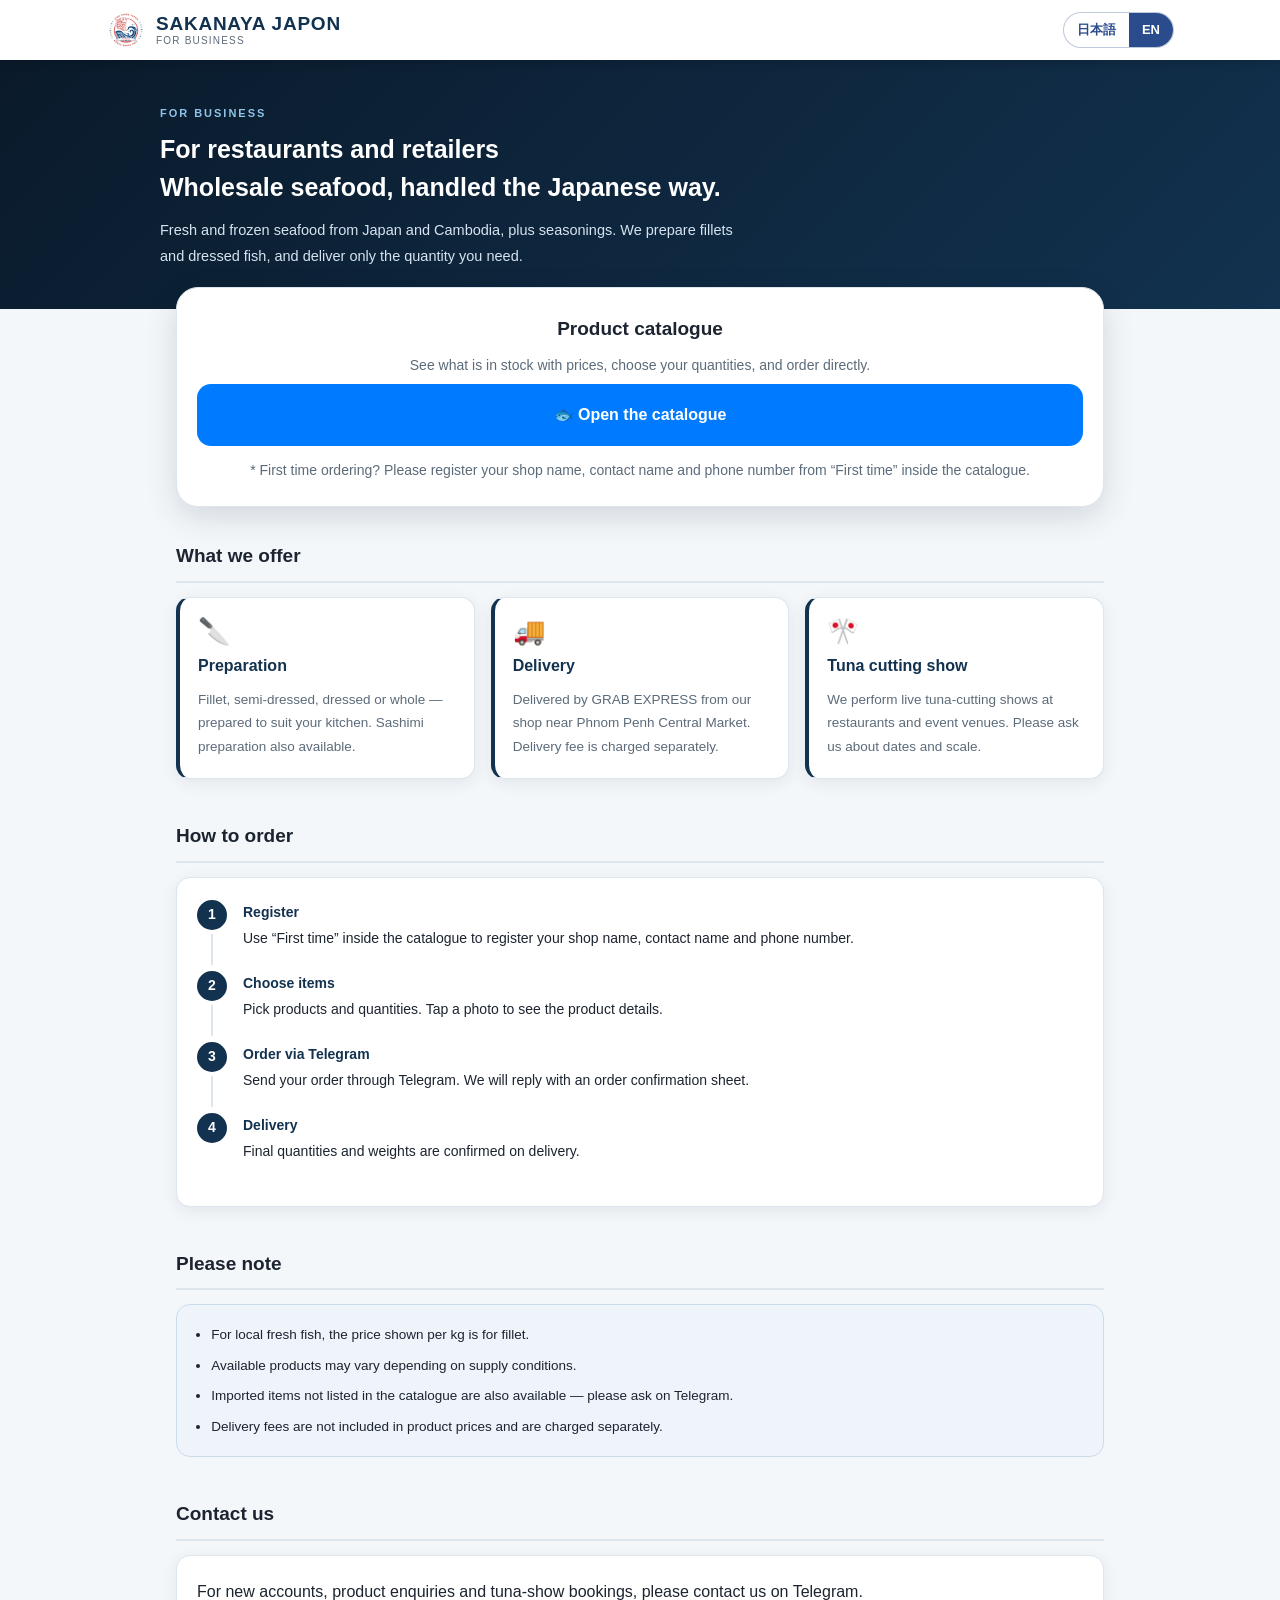
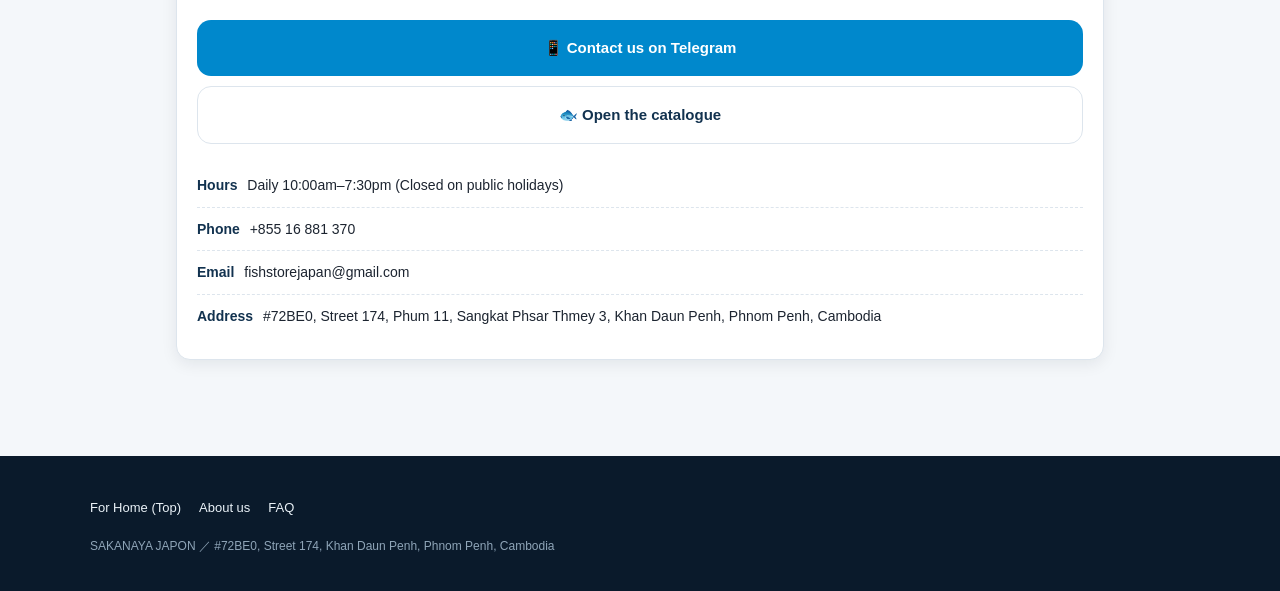
<file: business/index.html>
<!DOCTYPE html>
<html lang="ja">
<head>
  <meta charset="UTF-8">
  <meta name="viewport" content="width=device-width, initial-scale=1">
  <title>法人のお客様｜SAKANAYA JAPON</title>
  <link rel="icon" href="../logo.jpg">
  <meta name="description" content="SAKANAYA JAPON の業務用卸。飲食店・小売店・ホテルさま向けに、日本産・カンボジア産の鮮魚と冷凍品をお届けします。フィレ等の下処理にも対応。">

  <meta property="og:type" content="website">
  <meta property="og:title" content="法人のお客様｜SAKANAYA JAPON">
  <meta property="og:description" content="飲食店・小売店・ホテルさま向けの業務用卸。商品カタログから数量を選んでご注文いただけます。">
  <meta property="og:image" content="https://sakanaya-japon.github.io/sakanayajapon/logo.jpg">
  <meta property="og:url" content="https://sakanaya-japon.github.io/sakanayajapon/business/">

  <link rel="stylesheet" href="../assets/css/common.css">
  <link rel="stylesheet" href="../assets/css/business.css">
  <script src="../assets/js/site-info.js" defer></script>
  <script src="../assets/js/common.js" defer></script>
</head>
<body>

<header class="site-header">
  <div class="header-inner">
    <a class="brand" href="../index.html">
      <img src="../logo.jpg" alt="SAKANAYA JAPON">
      <span class="brand-name">SAKANAYA JAPON<span class="brand-sub">FOR BUSINESS</span></span>
    </a>
    <div class="lang-toggle" role="group" aria-label="Language">
      <button type="button" data-set-lang="ja" aria-pressed="true">日本語</button>
      <button type="button" data-set-lang="en" aria-pressed="false">EN</button>
    </div>
  </div>
</header>

<div class="biz-hero">
  <div class="biz-hero-inner">
    <p class="biz-eyebrow">FOR BUSINESS</p>
    <div data-lang="ja">
      <h1 class="biz-title">飲食店・小売店さまへ<br>日本の鮮度管理で、業務用の水産物を。</h1>
      <p class="biz-lead">
        日本産・カンボジア産の鮮魚、冷凍品、調味料まで。
        フィレやドレスなどの下処理にも対応し、必要な量だけお届けします。
      </p>
    </div>
    <div data-lang="en">
      <h1 class="biz-title">For restaurants and retailers<br>Wholesale seafood, handled the Japanese way.</h1>
      <p class="biz-lead">
        Fresh and frozen seafood from Japan and Cambodia, plus seasonings.
        We prepare fillets and dressed fish, and deliver only the quantity you need.
      </p>
    </div>
  </div>
</div>

<main>
  <!-- 商品カタログへの導線（このページの主役） -->
  <div class="catalog-cta">
    <div class="catalog-card">
      <div data-lang="ja">
        <h2>商品カタログ</h2>
        <p>在庫のある商品と価格をご覧いただけます。数量を選んでそのままご注文いただけます。</p>
      </div>
      <div data-lang="en">
        <h2>Product catalogue</h2>
        <p>See what is in stock with prices, choose your quantities, and order directly.</p>
      </div>

      <a class="catalog-btn" data-info-href="catalogUrl"
         href="https://sakanaya-japon.github.io/sakanaya-productlist/">
        <span data-ja="🐟 商品カタログを開く" data-en="🐟 Open the catalogue">🐟 商品カタログを開く</span>
      </a>

      <p class="catalog-note" data-lang="ja">
        ※ 初めてのお客様は、カタログ内の「初めての方」から店名・ご担当者名・電話番号をご登録ください。
      </p>
      <p class="catalog-note" data-lang="en">
        * First time ordering? Please register your shop name, contact name and phone number
        from “First time” inside the catalogue.
      </p>
    </div>
  </div>

  <div class="wrap">

    <!-- サービス -->
    <section class="section">
      <h2 data-ja="承っていること" data-en="What we offer">承っていること</h2>
      <div class="biz-services">
        <div class="svc">
          <div class="svc-icon">🔪</div>
          <div data-lang="ja">
            <h3>加工・下処理</h3>
            <p>フィレ、セミドレス、ドレス、ホールなど、用途に合わせた状態でご用意します。刺身用の下処理も承ります。</p>
          </div>
          <div data-lang="en">
            <h3>Preparation</h3>
            <p>Fillet, semi-dressed, dressed or whole — prepared to suit your kitchen. Sashimi preparation also available.</p>
          </div>
        </div>

        <div class="svc">
          <div class="svc-icon">🚚</div>
          <div data-lang="ja">
            <h3>配送</h3>
            <p>プノンペン中央市場近くの店舗から GRAB EXPRESS でお届けします。配送料は別途申し受けます。</p>
          </div>
          <div data-lang="en">
            <h3>Delivery</h3>
            <p>Delivered by GRAB EXPRESS from our shop near Phnom Penh Central Market. Delivery fee is charged separately.</p>
          </div>
        </div>

        <div class="svc">
          <div class="svc-icon">🎌</div>
          <div data-lang="ja">
            <h3>鮪の解体ショー</h3>
            <p>レストランやイベント会場への出張に対応しています。日程・規模はお問い合わせください。</p>
          </div>
          <div data-lang="en">
            <h3>Tuna cutting show</h3>
            <p>We perform live tuna-cutting shows at restaurants and event venues. Please ask us about dates and scale.</p>
          </div>
        </div>
      </div>
    </section>

    <!-- 取引の流れ -->
    <section class="section">
      <h2 data-ja="ご注文の流れ" data-en="How to order">ご注文の流れ</h2>
      <div class="card">
        <ol class="flow" data-lang="ja">
          <li><strong>ご登録</strong>カタログ内の「初めての方」から、店名・ご担当者名・電話番号をご登録ください。</li>
          <li><strong>商品を選ぶ</strong>カタログで商品と数量を選びます。写真をクリックすると商品の説明もご覧いただけます。</li>
          <li><strong>Telegram で注文</strong>選んだ内容を Telegram からお送りください。注文確認シートをご返送します。</li>
          <li><strong>納品</strong>最終的な数量・重量は納品時に確定いたします。</li>
        </ol>
        <ol class="flow" data-lang="en">
          <li><strong>Register</strong>Use “First time” inside the catalogue to register your shop name, contact name and phone number.</li>
          <li><strong>Choose items</strong>Pick products and quantities. Tap a photo to see the product details.</li>
          <li><strong>Order via Telegram</strong>Send your order through Telegram. We will reply with an order confirmation sheet.</li>
          <li><strong>Delivery</strong>Final quantities and weights are confirmed on delivery.</li>
        </ol>
      </div>
    </section>

    <!-- 注意事項 -->
    <section class="section">
      <h2 data-ja="ご注意ください" data-en="Please note">ご注意ください</h2>
      <div class="biz-notes">
        <ul data-lang="ja">
          <li>地魚の鮮魚については、kg 表示はフィレでのご提供価格となります。</li>
          <li>仕入状況により、お取り扱いする品物が変わる場合がございます。</li>
          <li>カタログに記載のない輸入商品も、Telegram でご案内しております。</li>
          <li>配送料は商品代金に含まれておりません。別途申し受けます。</li>
        </ul>
        <ul data-lang="en">
          <li>For local fresh fish, the price shown per kg is for fillet.</li>
          <li>Available products may vary depending on supply conditions.</li>
          <li>Imported items not listed in the catalogue are also available — please ask on Telegram.</li>
          <li>Delivery fees are not included in product prices and are charged separately.</li>
        </ul>
      </div>
    </section>

    <!-- 問い合わせ -->
    <section class="section">
      <h2 data-ja="お問い合わせ" data-en="Contact us">お問い合わせ</h2>
      <div class="card">
        <p data-lang="ja">
          新規のお取引、商品のご相談、解体ショーのご依頼は Telegram へお願いいたします。
        </p>
        <p data-lang="en">
          For new accounts, product enquiries and tuna-show bookings, please contact us on Telegram.
        </p>

        <div class="btn-stack">
          <a class="btn btn-tg" data-info-href="order.telegramBiz" href="https://t.me/sakanayaorder">
            <span data-ja="📱 Telegram で問い合わせる" data-en="📱 Contact us on Telegram">📱 Telegram で問い合わせる</span>
          </a>
          <a class="btn btn-outline" data-info-href="catalogUrl"
             href="https://sakanaya-japon.github.io/sakanaya-productlist/">
            <span data-ja="🐟 商品カタログを開く" data-en="🐟 Open the catalogue">🐟 商品カタログを開く</span>
          </a>
        </div>

        <ul class="info-list" style="margin-top:20px">
          <li><strong data-ja="営業時間" data-en="Hours">営業時間</strong>
            <span data-info="hours">毎日 10:00〜19:30（国民の休日を除く）</span></li>
          <li><strong data-ja="電話" data-en="Phone">電話</strong>
            <span data-info="company.phone">+855 16 881 370</span></li>
          <li><strong data-ja="Email" data-en="Email">Email</strong>
            <span data-info="company.email">fishstorejapan@gmail.com</span></li>
          <li><strong data-ja="所在地" data-en="Address">所在地</strong>
            <span data-info="company.address">#72BE0, Street 174, Phum 11, Sangkat Phsar Thmey 3, Khan Daun Penh, Phnom Penh, Cambodia</span></li>
        </ul>
      </div>
    </section>

  </div>
</main>

<footer class="site-footer">
  <div class="footer-inner">
    <ul class="footer-links">
      <li><a href="../index.html" data-ja="個人のお客様（トップ）" data-en="For Home (Top)">個人のお客様（トップ）</a></li>
      <li><a href="../aboutus.html" data-ja="店舗情報" data-en="About us">店舗情報</a></li>
      <li><a href="../q&amp;a.html" data-ja="よくあるご質問" data-en="FAQ">よくあるご質問</a></li>
    </ul>
    <p class="footer-note">
      SAKANAYA JAPON ／ #72BE0, Street 174, Khan Daun Penh, Phnom Penh, Cambodia
    </p>
  </div>
</footer>

</body>
</html>
</file>
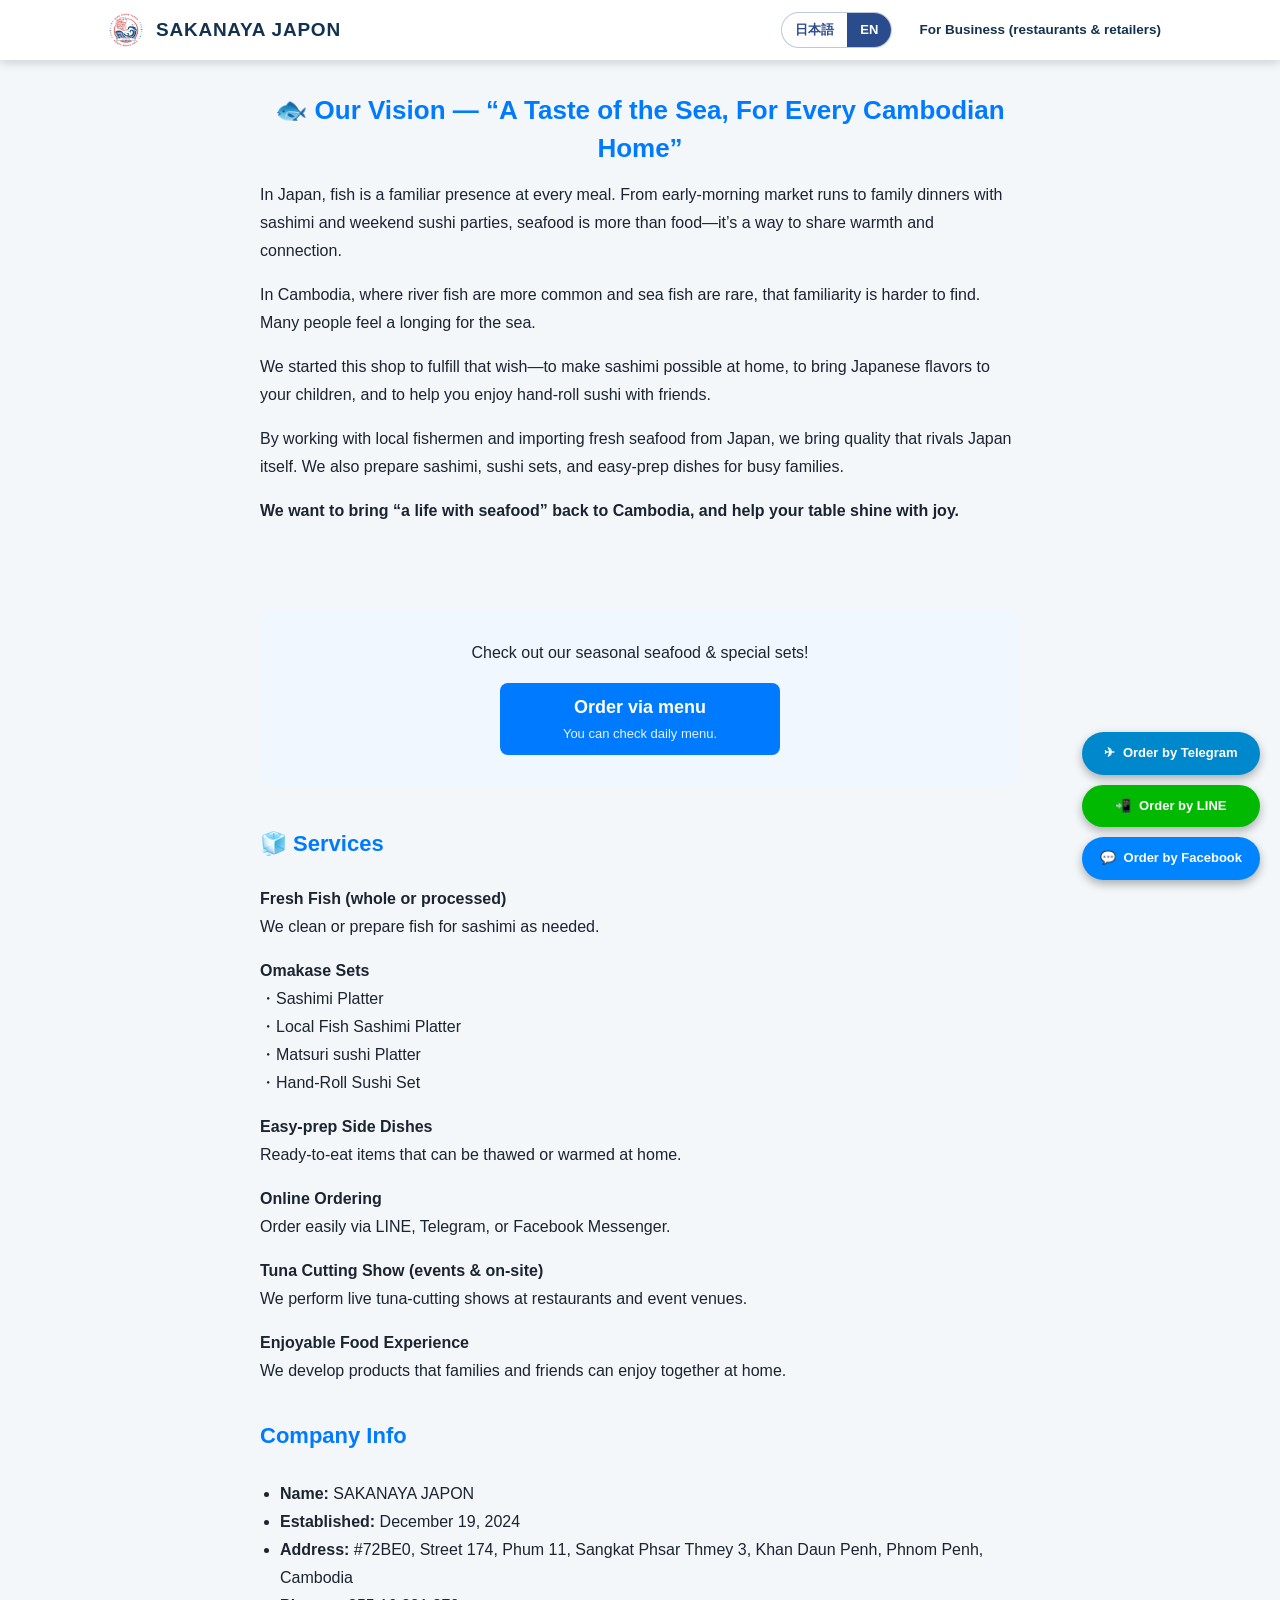
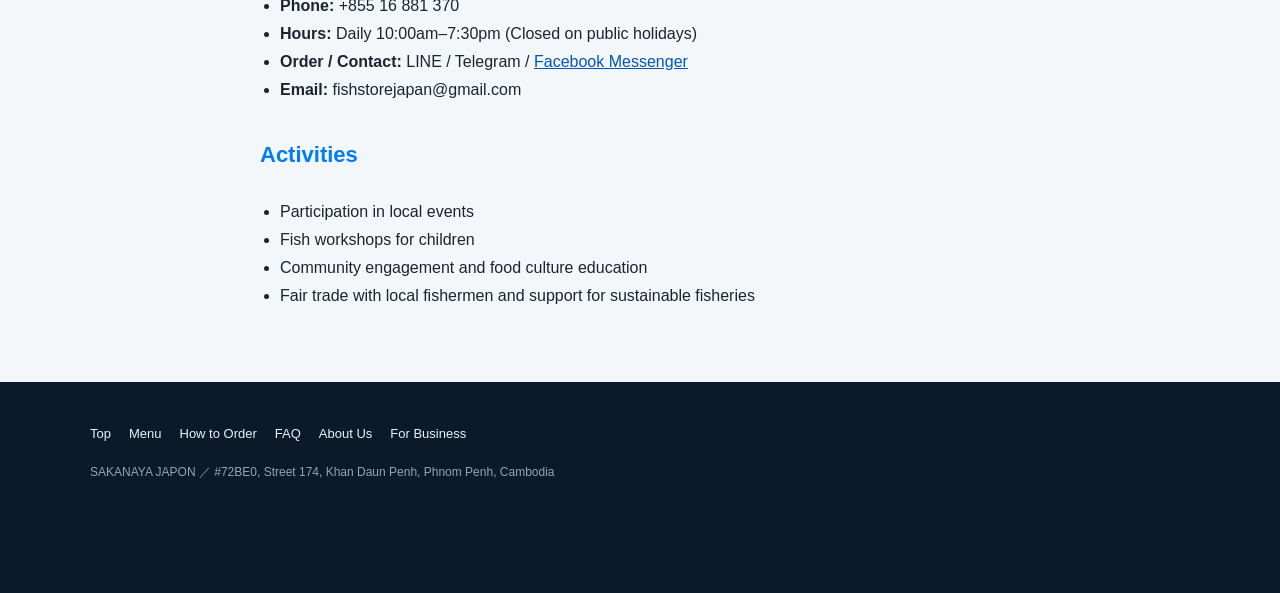
<file: aboutus.html>
<!DOCTYPE html>
<html lang="ja">
<head>
  <meta charset="UTF-8">
  <meta name="viewport" content="width=device-width, initial-scale=1">
  <title>店舗について｜SAKANAYA JAPON</title>
  <link rel="icon" href="logo.jpg">
  <meta name="description" content="SAKANAYA JAPON の想い・サービス内容・会社情報。カンボジア・プノンペンで、日本の鮮度管理による鮮魚と刺身をお届けしています。">

  <!-- ヘッダー・フッター・言語切替は common.css / common.js が担当する。
       ページ固有の見た目だけを下の <style> に書くこと（common.css より後ろなので上書きできる）。 -->
  <link rel="stylesheet" href="assets/css/common.css">
  <script src="assets/js/site-info.js" defer></script>
  <script src="assets/js/common.js" defer></script>

  <style>
    .about-wrap { max-width: 800px; margin: 0 auto; padding: 32px 20px 56px; }

    .about-wrap h1,
    .about-wrap h2 { color: var(--blue); border-bottom: 0; }
    .about-wrap h1 { text-align: center; }
    .about-wrap h2 { font-size: 22px; margin-top: 32px; }

    .about-wrap p,
    .about-wrap ul { margin-bottom: 1em; }
    .about-wrap ul { padding-left: 20px; }

    /* セクション末尾のボタンエリア */
    .cta-container {
      text-align: center;
      margin: 40px 0;
      padding: 30px;
      background: #f0f7ff;   /* 薄い青の背景を敷いて目立たせる */
      border-radius: 12px;
    }

    .cta-button {
      display: inline-block;
      background-color: var(--blue);
      color: #fff;
      padding: 12px 24px;
      text-decoration: none;
      border-radius: 8px;
      font-weight: bold;
      font-size: 18px;
      line-height: 1.4;
      transition: background-color 0.3s ease;
      min-width: 280px;      /* ボタンが小さくなりすぎないように */
    }

    .cta-button:hover { background-color: var(--blue-dark); }

    /* ボタン内の2行目（注意書き） */
    .cta-note {
      display: block;
      font-size: 13px;
      font-weight: normal;
      margin-top: 4px;
      opacity: 0.9;          /* 少し薄くして情報の優先度を下げる */
    }

    /* ── 画面右下に追従する注文ボタン（4ページ共通） ── */
    .floating-container {
      position: fixed;
      bottom: 20px;
      right: 20px;
      display: flex;
      flex-direction: column;  /* 縦に並べる（スマホで押しやすい） */
      gap: 10px;
      z-index: 9999;
    }

    .float-btn {
      display: flex;
      align-items: center;
      justify-content: center;
      padding: 10px 18px;
      border-radius: 50px;
      text-decoration: none;
      color: #fff;
      font-weight: bold;
      font-size: 13px;
      box-shadow: 0 4px 10px rgba(0, 0, 0, 0.3);
      transition: transform 0.2s ease;
      min-width: 160px;
    }

    .float-btn:active { transform: scale(0.95); }
    .float-btn span { margin-right: 8px; }

    .btn-line { background-color: #00b900; }
    .btn-tele { background-color: #0088cc; }
    .btn-fb   { background-color: #0084ff; }

    @media (max-width: 768px) {
      .about-wrap h1 { font-size: 1.4rem; line-height: 1.4; }
      .cta-button { width: 100%; min-width: 0; }
      .float-btn { padding: 8px 15px; font-size: 12px; min-width: 140px; }
    }
  </style>
</head>
<body>

<header class="site-header">
  <div class="header-inner">
    <a class="brand" href="index.html">
      <img src="logo.jpg" alt="">
      <span class="brand-name">SAKANAYA JAPON</span>
    </a>
    <div class="header-right">
      <div class="lang-toggle" role="group" aria-label="Language">
        <button type="button" data-set-lang="ja" aria-pressed="true">日本語</button>
        <button type="button" data-set-lang="en" aria-pressed="false">EN</button>
      </div>
      <a class="biz-link" href="business/index.html"
         data-ja="法人のお客様（飲食店・小売店）" data-en="For Business (restaurants &amp; retailers)">法人のお客様（飲食店・小売店）</a>
    </div>
  </div>
</header>

<main class="about-wrap">
<div id="content-ja" data-lang="ja">
　 <h1>🐟 私たちの想い — 「海のある日常を、カンボジアの食卓に。」</h1>
  <p>日本では、魚は食卓の中心にある存在でした。お母さんが朝早く市場で選んだ魚、家族みんなで囲む夕食の刺身、週末の手巻き寿司パーティー。そんなふうに、「魚」はただの食材ではなく、家族や友人と過ごす温かい時間の象徴でした。</p>
  <p>でも、カンボジアに来てから、そんな「当たり前」が簡単ではなくなりました。</p>
  <p>現地のスーパーでは見慣れない川魚ばかり。刺身にできる魚もほとんどなく、「今日はお刺身にしようかな」と思っても、選択肢がない。新しい土地での生活にワクワクしながらも、心のどこかにぽっかりと空いた、「海の魚が恋しい」という気持ち。</p>
  <p>私たちは、その声に応えたいと思いました。</p>
  <p>「カンボジアでも、家で刺身が食べられる。」<br>
     「子どもに日本の味を伝えたい。」<br>
     「友達と集まって、手巻き寿司を楽しみたい。」</p>
  <p>そんな想いを叶えるために、私たちは動き始めました。</p>
  <p>現地の漁師さんたちと信頼関係を築き、新鮮な魚を仕入れるルートをつくりました。さらに、日本からも空輸で鮮魚を輸入し、日本と変わらない品質を追求しています。</p>
  <p>ただ魚を届けるだけではありません。ご家庭で、手間なく、楽しく、魚を楽しんでもらえるよう、刺身にカットしたり、手巻き寿司のセットにしたり。最近では、温めるだけのお惣菜も加わり、忙しい方にも喜ばれています。</p>
  <p><strong>私たちは、カンボジアという土地で、もう一度「海のある日常」を届けたい。</strong><br>
     そしてその先に、笑顔あふれる食卓が広がってほしいと願っています。</p>
  <p>お魚を通じて、家族がつながる時間。<br>
     お魚を通じて、日本の味がつながること。<br>
     お魚を通じて、「おいしい」が「うれしい」に変わる瞬間。</p>
  <p>そんなささやかな奇跡を、今日も皆さまのご家庭へお届けしたいと考えています。</p>
　<div class="cta-container">
  <p style="margin-top:0;">旬の魚介やお得なセットをチェック！</p>
  <a href="https://miniapp.line.me/2006469733-lgZj9vJ4" class="cta-button">
    メニューを見て注文する
    <span class="cta-note">日時等を選択するとメニューが出てきます。</span>
  </a>
</div>

  <h2>🧊 サービス内容</h2>
  <p><strong>鮮魚の販売（姿売り・加工済み）</strong><br>
  ご要望に応じて、魚をおろしたり、刺身にして提供します。</p>

  <p><strong>おまかせセットの販売</strong><br>
  ・刺し盛りおまかせ<br>
  ・地魚の刺し盛りおまかせ<br> 
  ・ちらし寿司<br> 
  ・おまかせ手巻き寿司セット</p>

  <p><strong>簡単調理の惣菜の販売</strong><br>
  ご自宅で「解凍するだけ」「温めるだけ」で食べられるお惣菜も人気です。</p>

  <p><strong>オンライン注文システム</strong><br>
  LINE・Telegram・Facebook Messenger から簡単にご注文いただける仕組みを整えています。</p>

  <p><strong>鮪の解体ショー（イベント・出張対応）</strong><br>
  レストランやイベント会場で、エンターテインメント性のある鮪の解体ショーを実施します。</p>

  <p><strong>子どもや家族、友人同士で楽しめる食体験の提供</strong><br>
  ご自宅で、誰でも手軽に魚を楽しめるような商品開発を進めています。</p>

  <h2>会社情報</h2>
  <ul>
    <li><strong>社名：</strong>SAKANAYA JAPON</li>
    <li><strong>設立：</strong>2024年12月19日</li>
    <li><strong>住所：</strong>#72BE0, Street 174, Phum 11, Sangkat Phsar Thmey 3, Khan Daun Penh, Phnom Penh, Cambodia</li>
    <li><strong>電話番号：</strong>016-881-370（+855 16 881 370）</li>
    <li><strong>営業時間：</strong>毎日 10:00〜19:30（国民の休日を除く）</li>
    <li><strong>ご注文・お問い合わせ：</strong>LINE / Telegram / <a href="https://www.facebook.com/fishstorejapan" target="_blank">Facebook Messenger</a></li>
    <li><strong>Email：</strong>fishstorejapan@gmail.com</li>
  </ul>

  <h2>活動内容</h2>
  <ul>
    <li>地域イベントへの参加</li>
    <li>お子様が楽しめるお魚教室の開催</li>
    <li>地域の方との交流や食文化の普及活動</li>
    <li>地元漁師との公正な取引・持続可能な水産業の支援</li>
  </ul>
  </div>

  <div id="content-en" data-lang="en">
    <h1>🐟 Our Vision — “A Taste of the Sea, For Every Cambodian Home”</h1>
    <p>In Japan, fish is a familiar presence at every meal. From early-morning market runs to family dinners with sashimi and weekend sushi parties, seafood is more than food—it’s a way to share warmth and connection.</p>
    <p>In Cambodia, where river fish are more common and sea fish are rare, that familiarity is harder to find. Many people feel a longing for the sea.</p>
    <p>We started this shop to fulfill that wish—to make sashimi possible at home, to bring Japanese flavors to your children, and to help you enjoy hand-roll sushi with friends.</p>
    <p>By working with local fishermen and importing fresh seafood from Japan, we bring quality that rivals Japan itself. We also prepare sashimi, sushi sets, and easy-prep dishes for busy families.</p>
    <p><strong>We want to bring “a life with seafood” back to Cambodia, and help your table shine with joy.</strong></p>
　　<div class="cta-container">
  <p style="margin-top:0;">Check out our seasonal seafood & special sets!</p>
  <a href="https://t.me/fishstoreJapon" class="cta-button">
    Order via menu
    <span class="cta-note">You can check daily menu.</span>
  </a>
</div>
    <h2>🧊 Services</h2>
    <p><strong>Fresh Fish (whole or processed)</strong><br>We clean or prepare fish for sashimi as needed.</p>
    <p><strong>Omakase Sets</strong><br>・Sashimi Platter<br>・Local Fish Sashimi Platter<br>・Matsuri sushi Platter<br>・Hand-Roll Sushi Set</p>
    <p><strong>Easy-prep Side Dishes</strong><br>Ready-to-eat items that can be thawed or warmed at home.</p>
    <p><strong>Online Ordering</strong><br>Order easily via LINE, Telegram, or Facebook Messenger.</p>
    <p><strong>Tuna Cutting Show (events &amp; on-site)</strong><br>We perform live tuna-cutting shows at restaurants and event venues.</p>
    <p><strong>Enjoyable Food Experience</strong><br>We develop products that families and friends can enjoy together at home.</p>

    <h2>Company Info</h2>
    <ul>
      <li><strong>Name:</strong> SAKANAYA JAPON</li>
      <li><strong>Established:</strong> December 19, 2024</li>
      <li><strong>Address:</strong> #72BE0, Street 174, Phum 11, Sangkat Phsar Thmey 3, Khan Daun Penh, Phnom Penh, Cambodia</li>
      <li><strong>Phone:</strong> +855 16 881 370</li>
      <li><strong>Hours:</strong> Daily 10:00am–7:30pm (Closed on public holidays)</li>
      <li><strong>Order / Contact:</strong> LINE / Telegram / <a href="https://www.facebook.com/fishstorejapan" target="_blank">Facebook Messenger</a></li>
      <li><strong>Email:</strong> fishstorejapan@gmail.com</li>
    </ul>

    <h2>Activities</h2>
    <ul>
      <li>Participation in local events</li>
      <li>Fish workshops for children</li>
      <li>Community engagement and food culture education</li>
      <li>Fair trade with local fishermen and support for sustainable fisheries</li>
    </ul>
  </div>
</main>

<footer class="site-footer has-float">
  <div class="footer-inner">
    <ul class="footer-links">
      <li><a href="index.html" data-ja="トップ" data-en="Top">トップ</a></li>
      <li><a href="menu.html" data-ja="メニュー" data-en="Menu">メニュー</a></li>
      <li><a href="howto.html" data-ja="ご注文方法" data-en="How to Order">ご注文方法</a></li>
      <li><a href="q&amp;a.html" data-ja="よくあるご質問" data-en="FAQ">よくあるご質問</a></li>
      <li><a href="aboutus.html" data-ja="店舗について" data-en="About Us">店舗について</a></li>
      <li><a href="business/index.html" data-ja="法人のお客様" data-en="For Business">法人のお客様</a></li>
    </ul>
    <p class="footer-note">
      SAKANAYA JAPON ／ #72BE0, Street 174, Khan Daun Penh, Phnom Penh, Cambodia
    </p>
  </div>
</footer>

<div class="floating-container">
  <a href="https://t.me/+UZAm7-eLzD0yZTA1" class="float-btn btn-tele" target="_blank" rel="noopener noreferrer">
    <span>✈</span> Order by Telegram
  </a>
  <a href="https://miniapp.line.me/2006469733-lgZj9vJ4" class="float-btn btn-line" target="_blank" rel="noopener noreferrer">
    <span>📲</span> Order by LINE
  </a>
  <a href="https://www.facebook.com/fishstorejapan" class="float-btn btn-fb" target="_blank" rel="noopener noreferrer">
    <span>💬</span> Order by Facebook
  </a>
</div>

</body>
</html>
</file>
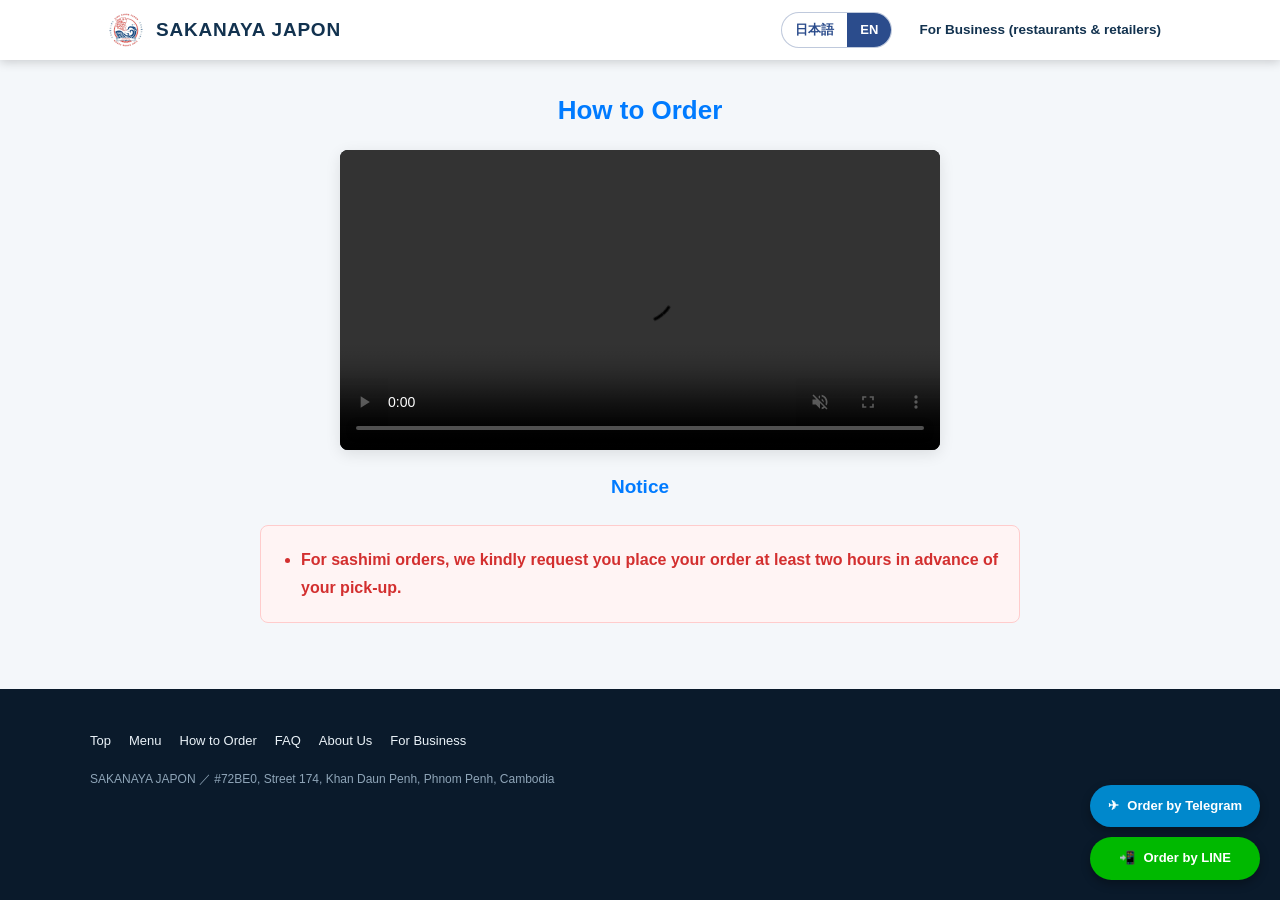
<file: howto.html>
<!DOCTYPE html>
<html lang="ja">
<head>
  <meta charset="UTF-8">
  <meta name="viewport" content="width=device-width, initial-scale=1">
  <title>ご注文方法｜SAKANAYA JAPON</title>
  <link rel="icon" href="logo.jpg">
  <meta name="description" content="SAKANAYA JAPON の LINE でのご注文方法を動画でご案内します。">

  <!-- ヘッダー・フッター・言語切替は common.css / common.js が担当する。
       ページ固有の見た目だけを下の <style> に書くこと（common.css より後ろなので上書きできる）。 -->
  <link rel="stylesheet" href="assets/css/common.css">
  <script src="assets/js/site-info.js" defer></script>
  <script src="assets/js/common.js" defer></script>

  <style>
    .container {
      max-width: 800px;
      margin: 0 auto;
      padding: 32px 20px 56px;
    }

    .container h1,
    .container h2 {
      color: var(--blue);
      text-align: center;
      border-bottom: 0;
    }

    /* 動画のレスポンシブ設定 */
    .video-wrapper {
      width: 100%;
      max-width: 600px;
      margin: 20px auto;
      background: #000;
      border-radius: 8px;
      overflow: hidden;
      box-shadow: 0 4px 15px rgba(0, 0, 0, 0.1);
    }

    video { width: 100%; display: block; }

    /* 注意点リスト */
    .notice {
      background: #fff4f4;
      border: 1px solid #ffcccc;
      padding: 20px 20px 20px 40px;
      border-radius: 8px;
      margin: 0;
    }

    .notice li { margin-bottom: 10px; color: #d32f2f; font-weight: bold; }
    .notice li:last-child { margin-bottom: 0; }

    /* ── 画面右下に追従する注文ボタン（4ページ共通） ── */
    .floating-container {
      position: fixed;
      bottom: 20px;
      right: 20px;
      display: flex;
      flex-direction: column;  /* 縦に並べる（スマホで押しやすい） */
      gap: 10px;
      z-index: 9999;
    }

    .float-btn {
      display: flex;
      align-items: center;
      justify-content: center;
      padding: 10px 18px;
      border-radius: 50px;
      text-decoration: none;
      color: #fff;
      font-weight: bold;
      font-size: 13px;
      box-shadow: 0 4px 10px rgba(0, 0, 0, 0.3);
      transition: transform 0.2s ease;
      min-width: 160px;
    }

    .float-btn:active { transform: scale(0.95); }
    .float-btn span { margin-right: 8px; }

    .btn-line { background-color: #00b900; }
    .btn-tele { background-color: #0088cc; }

    @media (max-width: 768px) {
      .float-btn { padding: 8px 15px; font-size: 12px; min-width: 140px; }
    }
  </style>
</head>
<body>

<header class="site-header">
  <div class="header-inner">
    <a class="brand" href="index.html">
      <img src="logo.jpg" alt="">
      <span class="brand-name">SAKANAYA JAPON</span>
    </a>
    <div class="header-right">
      <div class="lang-toggle" role="group" aria-label="Language">
        <button type="button" data-set-lang="ja" aria-pressed="true">日本語</button>
        <button type="button" data-set-lang="en" aria-pressed="false">EN</button>
      </div>
      <a class="biz-link" href="business/index.html"
         data-ja="法人のお客様（飲食店・小売店）" data-en="For Business (restaurants &amp; retailers)">法人のお客様（飲食店・小売店）</a>
    </div>
  </div>
</header>

<main class="container">
  <h1 data-ja="ご注文方法" data-en="How to Order">ご注文方法</h1>

  <div class="video-wrapper">
    <video controls playsinline autoplay muted loop>
      <source src="howtouse.mp4" type="video/mp4">
      <p>ご使用のブラウザは動画再生に対応していません。動画を<a href="howtouse.mp4">ダウンロード</a>してご確認ください。</p>
    </video>
  </div>

  <h2 data-ja="注意点" data-en="Notice">注意点</h2>

  <!-- 日英で1つずつ <ul> を持たせ、common.js の言語切替で片方だけを表示する -->
  <ul class="notice" data-lang="ja">
    <li>お刺身のご注文は、お受取り２時間前以上の余裕をみてのお申込をお願いします。</li>
  </ul>
  <ul class="notice" data-lang="en">
    <li>For sashimi orders, we kindly request you place your order at least two hours in advance of your pick-up.</li>
  </ul>
</main>

<footer class="site-footer has-float">
  <div class="footer-inner">
    <ul class="footer-links">
      <li><a href="index.html" data-ja="トップ" data-en="Top">トップ</a></li>
      <li><a href="menu.html" data-ja="メニュー" data-en="Menu">メニュー</a></li>
      <li><a href="howto.html" data-ja="ご注文方法" data-en="How to Order">ご注文方法</a></li>
      <li><a href="q&amp;a.html" data-ja="よくあるご質問" data-en="FAQ">よくあるご質問</a></li>
      <li><a href="aboutus.html" data-ja="店舗について" data-en="About Us">店舗について</a></li>
      <li><a href="business/index.html" data-ja="法人のお客様" data-en="For Business">法人のお客様</a></li>
    </ul>
    <p class="footer-note">
      SAKANAYA JAPON ／ #72BE0, Street 174, Khan Daun Penh, Phnom Penh, Cambodia
    </p>
  </div>
</footer>

<div class="floating-container">
  <a href="https://t.me/+UZAm7-eLzD0yZTA1" class="float-btn btn-tele" target="_blank" rel="noopener noreferrer">
    <span>✈</span> Order by Telegram
  </a>
  <a href="https://miniapp.line.me/2006469733-lgZj9vJ4" class="float-btn btn-line" target="_blank" rel="noopener noreferrer">
    <span>📲</span> Order by LINE
  </a>
</div>

</body>
</html>
</file>
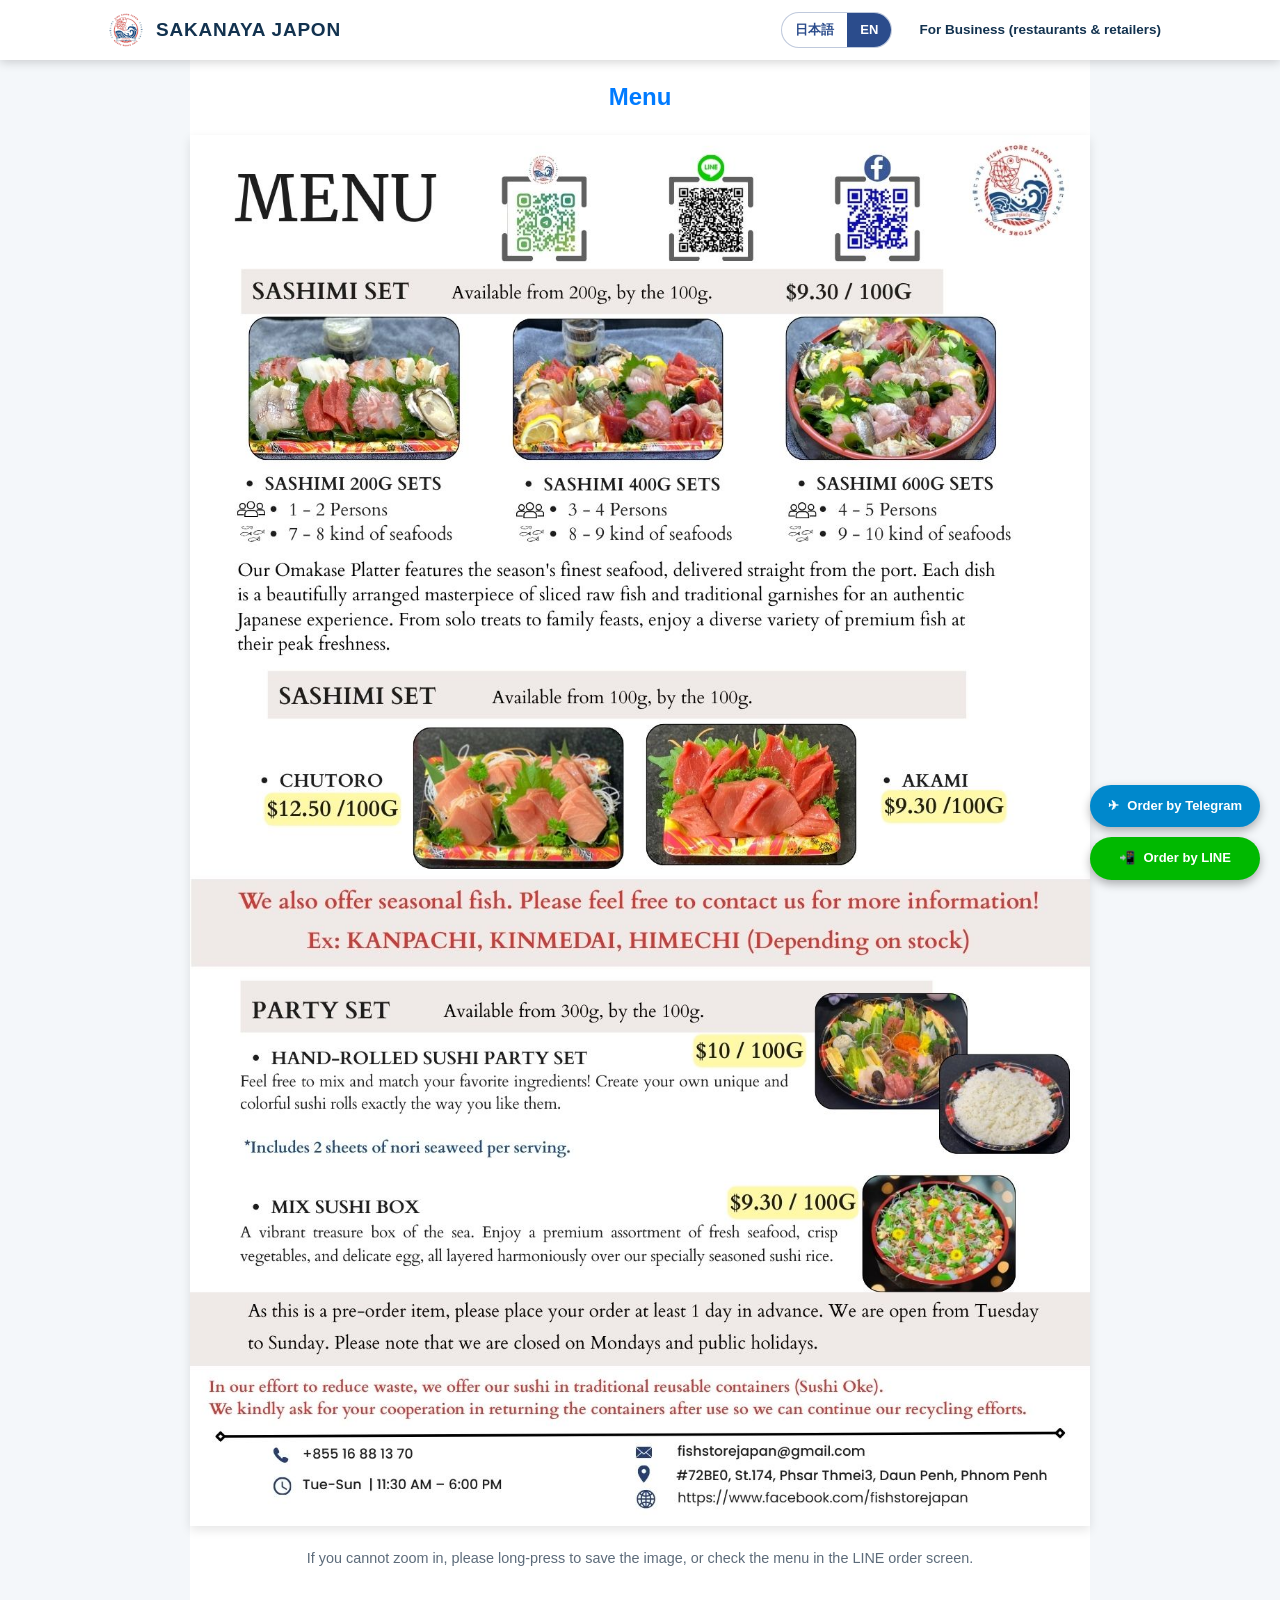
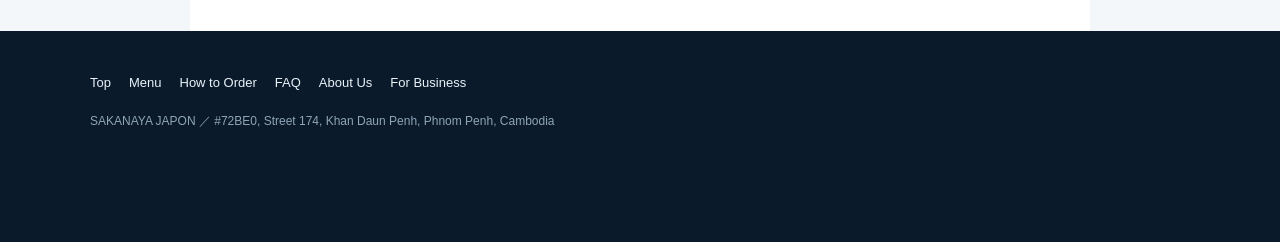
<file: menu.html>
<!DOCTYPE html>
<html lang="ja">
<head>
  <meta charset="UTF-8">
  <meta name="viewport" content="width=device-width, initial-scale=1">
  <title>メニュー｜SAKANAYA JAPON</title>
  <link rel="icon" href="logo.jpg">
  <meta name="description" content="SAKANAYA JAPON のメニュー。刺身・鮮魚・おまかせセット・お惣菜をご用意しています。">

  <!-- ヘッダー・フッター・言語切替は common.css / common.js が担当する。
       ページ固有の見た目だけを下の <style> に書くこと（common.css より後ろなので上書きできる）。 -->
  <link rel="stylesheet" href="assets/css/common.css">
  <script src="assets/js/site-info.js" defer></script>
  <script src="assets/js/common.js" defer></script>

  <style>
    .menu-container {
      max-width: 900px;      /* メニュー画像が見やすい幅に制限 */
      margin: 0 auto;
      background: var(--surface);
      padding-bottom: 40px;
      text-align: center;
    }

    .menu-container h1 {
      padding: 20px;
      font-size: 1.5em;
      color: var(--blue);
      margin: 0;
    }

    .responsive-img {
      display: block;
      width: 100%;
      height: auto;
      box-shadow: 0 4px 10px rgba(0, 0, 0, 0.1);
    }

    .menu-note {
      padding: 20px;
      font-size: 0.9em;
      color: var(--muted);
      margin: 0;
    }

    /* ── 画面右下に追従する注文ボタン（4ページ共通） ── */
    .floating-container {
      position: fixed;
      bottom: 20px;
      right: 20px;
      display: flex;
      flex-direction: column;  /* 縦に並べる（スマホで押しやすい） */
      gap: 10px;
      z-index: 9999;
    }

    .float-btn {
      display: flex;
      align-items: center;
      justify-content: center;
      padding: 10px 18px;
      border-radius: 50px;
      text-decoration: none;
      color: #fff;
      font-weight: bold;
      font-size: 13px;
      box-shadow: 0 4px 10px rgba(0, 0, 0, 0.3);
      transition: transform 0.2s ease;
      min-width: 160px;
    }

    .float-btn:active { transform: scale(0.95); }
    .float-btn span { margin-right: 8px; }

    .btn-line { background-color: #00b900; }
    .btn-tele { background-color: #0088cc; }

    @media (max-width: 768px) {
      .float-btn { padding: 8px 15px; font-size: 12px; min-width: 140px; }
    }
  </style>
</head>
<body>

<header class="site-header">
  <div class="header-inner">
    <a class="brand" href="index.html">
      <img src="logo.jpg" alt="">
      <span class="brand-name">SAKANAYA JAPON</span>
    </a>
    <div class="header-right">
      <div class="lang-toggle" role="group" aria-label="Language">
        <button type="button" data-set-lang="ja" aria-pressed="true">日本語</button>
        <button type="button" data-set-lang="en" aria-pressed="false">EN</button>
      </div>
      <a class="biz-link" href="business/index.html"
         data-ja="法人のお客様（飲食店・小売店）" data-en="For Business (restaurants &amp; retailers)">法人のお客様（飲食店・小売店）</a>
    </div>
  </div>
</header>

<main class="menu-container">
  <h1 data-ja="メニュー" data-en="Menu">メニュー</h1>

  <img class="responsive-img" src="english-menu20260207.jpg" alt="SAKANAYA JAPON MENU">

  <p class="menu-note"
     data-ja="※画像が拡大できない場合は、長押しして保存するか、LINE注文画面からご確認ください。"
     data-en="If you cannot zoom in, please long-press to save the image, or check the menu in the LINE order screen.">
    ※画像が拡大できない場合は、長押しして保存するか、LINE注文画面からご確認ください。
  </p>
</main>

<footer class="site-footer has-float">
  <div class="footer-inner">
    <ul class="footer-links">
      <li><a href="index.html" data-ja="トップ" data-en="Top">トップ</a></li>
      <li><a href="menu.html" data-ja="メニュー" data-en="Menu">メニュー</a></li>
      <li><a href="howto.html" data-ja="ご注文方法" data-en="How to Order">ご注文方法</a></li>
      <li><a href="q&amp;a.html" data-ja="よくあるご質問" data-en="FAQ">よくあるご質問</a></li>
      <li><a href="aboutus.html" data-ja="店舗について" data-en="About Us">店舗について</a></li>
      <li><a href="business/index.html" data-ja="法人のお客様" data-en="For Business">法人のお客様</a></li>
    </ul>
    <p class="footer-note">
      SAKANAYA JAPON ／ #72BE0, Street 174, Khan Daun Penh, Phnom Penh, Cambodia
    </p>
  </div>
</footer>

<div class="floating-container">
  <a href="https://t.me/+UZAm7-eLzD0yZTA1" class="float-btn btn-tele" target="_blank" rel="noopener noreferrer">
    <span>✈</span> Order by Telegram
  </a>
  <a href="https://miniapp.line.me/2006469733-lgZj9vJ4" class="float-btn btn-line" target="_blank" rel="noopener noreferrer">
    <span>📲</span> Order by LINE
  </a>
</div>

</body>
</html>
</file>
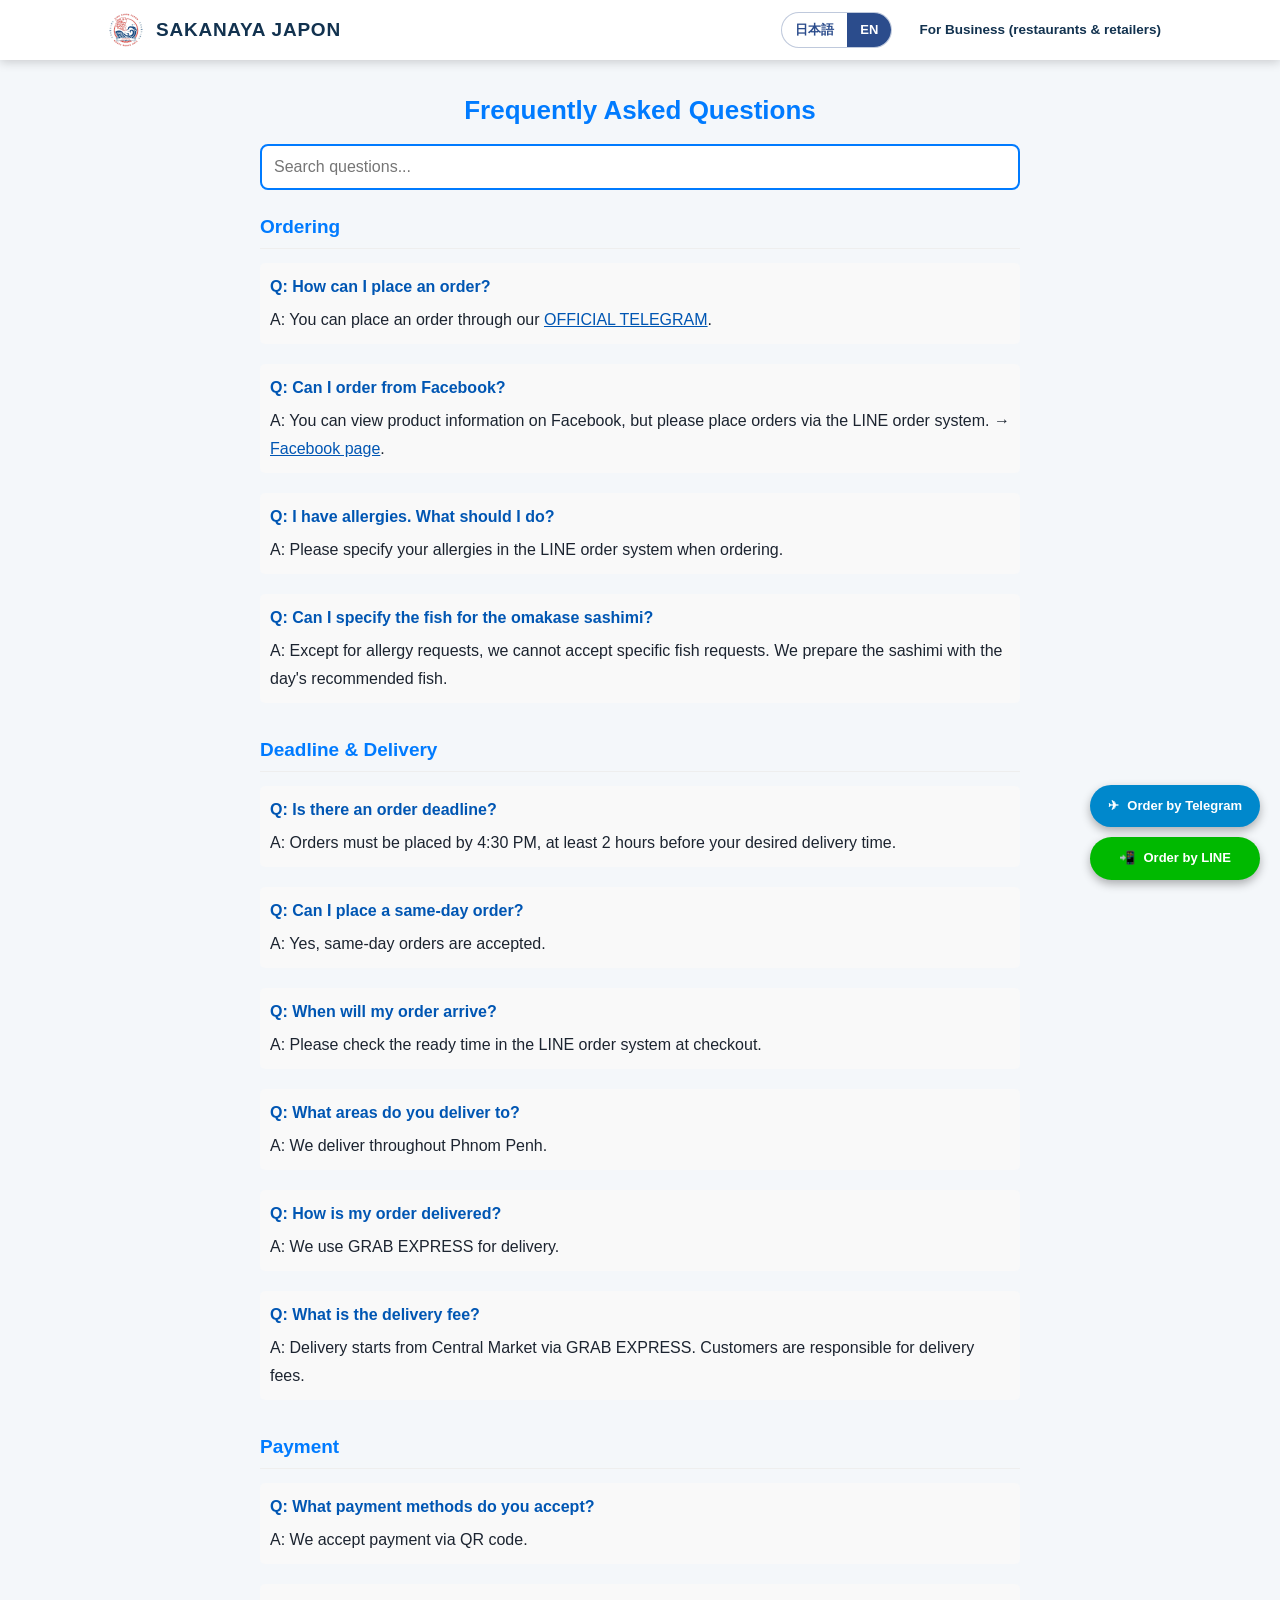
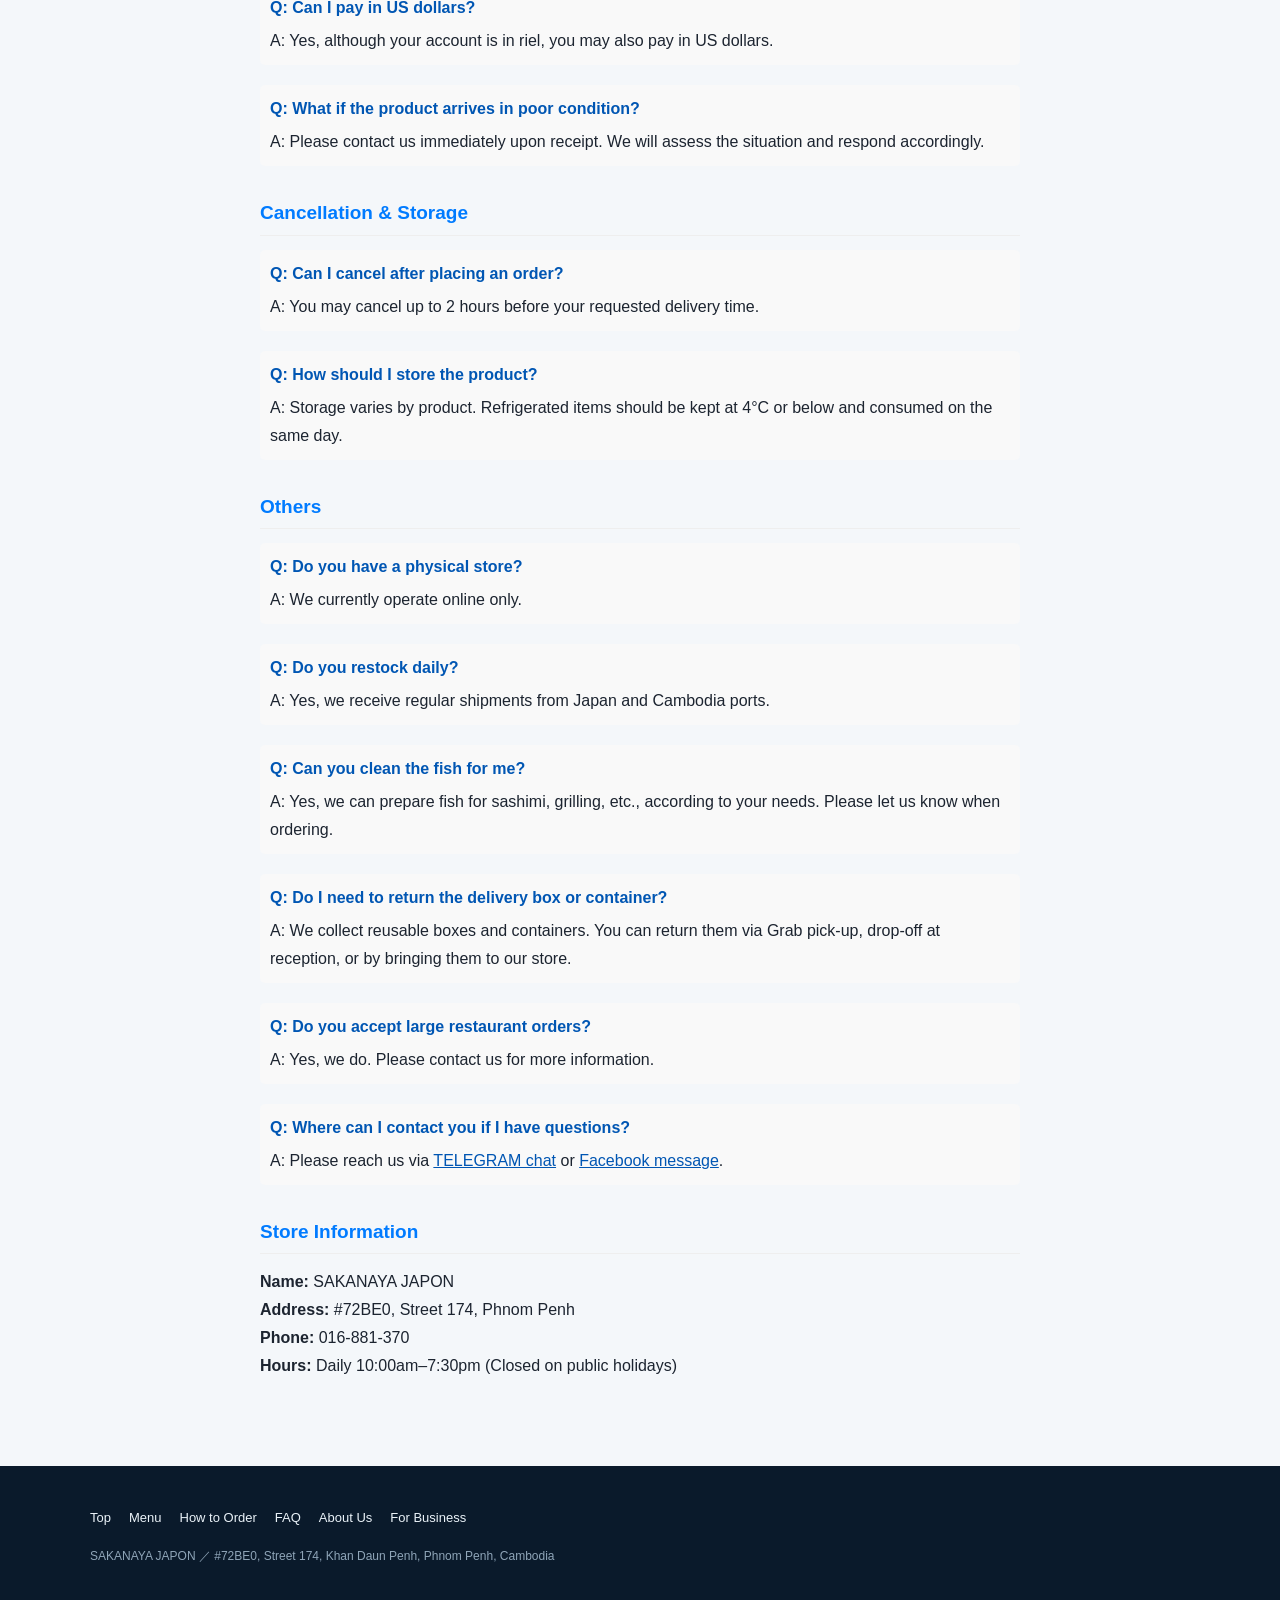
<file: q&a.html>
<!DOCTYPE html>
<html lang="ja">
<head>
  <meta charset="UTF-8">
  <meta name="viewport" content="width=device-width, initial-scale=1">
  <title>よくあるご質問｜SAKANAYA JAPON</title>
  <link rel="icon" href="logo.jpg">
  <meta name="description" content="SAKANAYA JAPON へよく寄せられるご質問。注文方法・締切・配送・お支払い・キャンセル・保存方法についてお答えします。">

  <!-- ヘッダー・フッター・言語切替は common.css / common.js が担当する。
       ページ固有の見た目だけを下の <style> に書くこと（common.css より後ろなので上書きできる）。 -->
  <link rel="stylesheet" href="assets/css/common.css">
  <script src="assets/js/site-info.js" defer></script>
  <script src="assets/js/common.js" defer></script>

  <style>
    .qa-wrap { max-width: 800px; margin: 0 auto; padding: 32px 20px 56px; }

    .qa-wrap h1 { text-align: center; color: var(--blue); margin-top: 0; }

    .qa-section { margin-bottom: 30px; }
    .qa-section h2 {
      color: var(--blue);
      border-bottom: 1px solid #eee;
      padding-bottom: 5px;
      font-size: 19px;
    }

    .qa-item {
      margin-bottom: 20px;
      padding: 10px;
      background: #f9f9f9;
      border-radius: 5px;
    }
    .qa-item strong { display: block; margin-bottom: 5px; color: var(--blue-dark); }

    input[type="text"] {
      width: 100%;
      padding: 12px;
      margin-bottom: 20px;
      font-size: 16px;
      border: 2px solid var(--blue);
      border-radius: 8px;
    }

    /* ── 画面右下に追従する注文ボタン（4ページ共通） ── */
    .floating-container {
      position: fixed;
      bottom: 20px;
      right: 20px;
      display: flex;
      flex-direction: column;  /* 縦に並べる（スマホで押しやすい） */
      gap: 10px;
      z-index: 9999;
    }

    .float-btn {
      display: flex;
      align-items: center;
      justify-content: center;
      padding: 10px 18px;
      border-radius: 50px;
      text-decoration: none;
      color: #fff;
      font-weight: bold;
      font-size: 13px;
      box-shadow: 0 4px 10px rgba(0, 0, 0, 0.3);
      transition: transform 0.2s ease;
      min-width: 160px;
    }

    .float-btn:active { transform: scale(0.95); }
    .float-btn span { margin-right: 8px; }

    .btn-line { background-color: #00b900; }
    .btn-tele { background-color: #0088cc; }

    @media (max-width: 768px) {
      .float-btn { padding: 8px 15px; font-size: 12px; min-width: 140px; }
    }
  </style>
  <script>
    /* 日英の切替は common.js（ヘッダーの言語切替）に任せている。
       ここはこのページ専用の検索だけを持つ。 */
    function searchQA(lang) {
      const input = document.getElementById('search-' + lang).value.toLowerCase();
      const items = document.querySelectorAll('#qa-' + lang + ' .qa-item');
      items.forEach(item => {
        item.style.display = item.textContent.toLowerCase().includes(input) ? '' : 'none';
      });
    }
  </script>
</head>
<body>

<header class="site-header">
  <div class="header-inner">
    <a class="brand" href="index.html">
      <img src="logo.jpg" alt="">
      <span class="brand-name">SAKANAYA JAPON</span>
    </a>
    <div class="header-right">
      <div class="lang-toggle" role="group" aria-label="Language">
        <button type="button" data-set-lang="ja" aria-pressed="true">日本語</button>
        <button type="button" data-set-lang="en" aria-pressed="false">EN</button>
      </div>
      <a class="biz-link" href="business/index.html"
         data-ja="法人のお客様（飲食店・小売店）" data-en="For Business (restaurants &amp; retailers)">法人のお客様（飲食店・小売店）</a>
    </div>
  </div>
</header>

<main class="qa-wrap">
<div id="qa-ja" data-lang="ja">
  <h1>よくある質問</h1>
  <input type="text" id="search-ja" onkeyup="searchQA('ja')" placeholder="質問を検索...">

  <div class="qa-section">
    <h2>注文方法について</h2>
    <div class="qa-item"><strong>Q: 注文はどこからできますか？</strong>A: <a href="https://miniapp.line.me/2006469733-lgZj9vJ4" target="_blank">LINEのオンライン注文システム</a>からご注文いただけます。</div>
    <div class="qa-item"><strong>Q: Facebookページからも注文できますか？</strong>A: Facebookでは一部の商品情報をご覧いただけますが、ご注文はLINE注文システムをご利用ください。→ <a href="https://www.facebook.com/fishstorejapan" target="_blank">Facebookページはこちら</a></div>
    <div class="qa-item"><strong>Q: アレルギーがあるのですが、どうすればいいですか？</strong>A: LINE注文システムでアレルギー情報をご記入ください。</div>
    <div class="qa-item"><strong>Q: おまかせのお刺身は魚の指定はできますか？</strong>A: アレルギー対応以外の魚種指定は承っておりません。その日のお勧め魚でご用意いたします。</div>
  </div>

  <div class="qa-section">
    <h2>注文の締切・配送について</h2>
    <div class="qa-item"><strong>Q: 注文の締切時間はありますか？</strong>A: 16:30が締切です。ご希望の2時間前までにご注文ください。</div>
    <div class="qa-item"><strong>Q: 当日の注文は可能ですか？</strong>A: はい、可能です。</div>
    <div class="qa-item"><strong>Q: 商品はいつ届きますか？</strong>A: LINE注文システムで仕上がり時間をご指定いただけます。</div>
    <div class="qa-item"><strong>Q: どのエリアまで配達できますか？</strong>A: プノンペン市内全域です。</div>
    <div class="qa-item"><strong>Q: 商品の受け取り方法はどうなりますか？</strong>A: GRAB EXPRESSで配送します。</div>
    <div class="qa-item"><strong>Q: 配送料はいくらですか？</strong>A: 中央市場近くからGRAB EXPRESSで配送します。配送料はお客様負担です。</div>
  </div>

  <div class="qa-section">
    <h2>商品のお支払い等について</h2>
    <div class="qa-item"><strong>Q: 支払い方法は？</strong>A: QRコード決済をご利用いただけます。</div>
    <div class="qa-item"><strong>Q: ドルで支払いできますか？</strong>A: はい、送金先はリエル口座となりますが、ドルでのお支払いも可能です。</div>
    <div class="qa-item"><strong>Q: 商品の状態が悪かった場合は？</strong>A: 商品受け取り時にすぐご連絡ください。状況を確認し、対応いたします。</div>
  </div>

  <div class="qa-section">
    <h2>キャンセル・保存方法について</h2>
    <div class="qa-item"><strong>Q: 注文後のキャンセルはできますか？</strong>A: 配送希望時間2時間前までにご連絡ください。</div>
    <div class="qa-item"><strong>Q: 商品の保存方法は？</strong>A: 冷蔵商品は4℃以下で保存し、当日中にお召し上がりください。</div>
  </div>

  <div class="qa-section">
    <h2>その他</h2>
    <div class="qa-item"><strong>Q: 店舗はありますか？</strong>A: 現在はオンライン販売のみです。</div>
    <div class="qa-item"><strong>Q: 毎日入荷していますか？</strong>A: 日本やカンボジアの漁港から定期的に入荷しています。</div>
    <div class="qa-item"><strong>Q: 魚をさばいてもらえますか？</strong>A: はい、刺身用・焼き用など用途に応じて下処理いたします。ご注文時にお知らせください。</div>
    <div class="qa-item"><strong>Q: 配送ボックスや桶は返却が必要ですか？</strong>A: 当店では繰り返し使える桶や配送ボックスの回収を行っております。Grabピックアップ、受付へのお預け、店舗へのお持ち込みのいずれかでご返却ください。</div>
    <div class="qa-item"><strong>Q: レストラン向けの大口注文は可能ですか？</strong>A: はい、対応可能です。お気軽にご相談ください。</div>
    <div class="qa-item"><strong>Q: 質問があるときはどこに連絡すればいいですか？</strong>A: <a href="https://line.me/R/ti/p/@sakanayajapan" target="_blank">公式LINEチャット</a>または<a href="https://www.facebook.com/fishstorejapan" target="_blank">Facebookメッセージ</a>までご連絡ください。</div>
  </div>

  <div class="qa-section">
    <h2>店舗情報</h2>
    <p><strong>店名：</strong>SAKANAYA JAPON<br>
    <strong>住所：</strong>#72BE0, Street 174, Phum 11, Sangkat Phar Thmey III, Khan Daun Penh, Phnom Penh<br>
    <strong>電話：</strong>016-881-370<br>
    <strong>営業時間：</strong>毎日 10:00〜19:30（国民の休日を除く）</p>
  </div>
</div>

<div id="qa-en" data-lang="en">
  <h1>Frequently Asked Questions</h1>
  <input type="text" id="search-en" onkeyup="searchQA('en')" placeholder="Search questions...">

  <div class="qa-section">
    <h2>Ordering</h2>
    <div class="qa-item"><strong>Q: How can I place an order?</strong>A: You can place an order through our <a href="https://t.me/fishstoreJapon" target="_blank">OFFICIAL TELEGRAM</a>.</div>
    <div class="qa-item"><strong>Q: Can I order from Facebook?</strong>A: You can view product information on Facebook, but please place orders via the LINE order system. → <a href="https://www.facebook.com/fishstorejapan" target="_blank">Facebook page</a>.</div>
    <div class="qa-item"><strong>Q: I have allergies. What should I do?</strong>A: Please specify your allergies in the LINE order system when ordering.</div>
    <div class="qa-item"><strong>Q: Can I specify the fish for the omakase sashimi?</strong>A: Except for allergy requests, we cannot accept specific fish requests. We prepare the sashimi with the day's recommended fish.</div>
  </div>

  <div class="qa-section">
    <h2>Deadline & Delivery</h2>
    <div class="qa-item"><strong>Q: Is there an order deadline?</strong>A: Orders must be placed by 4:30 PM, at least 2 hours before your desired delivery time.</div>
    <div class="qa-item"><strong>Q: Can I place a same-day order?</strong>A: Yes, same-day orders are accepted.</div>
    <div class="qa-item"><strong>Q: When will my order arrive?</strong>A: Please check the ready time in the LINE order system at checkout.</div>
    <div class="qa-item"><strong>Q: What areas do you deliver to?</strong>A: We deliver throughout Phnom Penh.</div>
    <div class="qa-item"><strong>Q: How is my order delivered?</strong>A: We use GRAB EXPRESS for delivery.</div>
    <div class="qa-item"><strong>Q: What is the delivery fee?</strong>A: Delivery starts from Central Market via GRAB EXPRESS. Customers are responsible for delivery fees.</div>
  </div>

  <div class="qa-section">
    <h2>Payment</h2>
    <div class="qa-item"><strong>Q: What payment methods do you accept?</strong>A: We accept payment via QR code.</div>
    <div class="qa-item"><strong>Q: Can I pay in US dollars?</strong>A: Yes, although your account is in riel, you may also pay in US dollars.</div>
    <div class="qa-item"><strong>Q: What if the product arrives in poor condition?</strong>A: Please contact us immediately upon receipt. We will assess the situation and respond accordingly.</div>
  </div>

  <div class="qa-section">
    <h2>Cancellation & Storage</h2>
    <div class="qa-item"><strong>Q: Can I cancel after placing an order?</strong>A: You may cancel up to 2 hours before your requested delivery time.</div>
    <div class="qa-item"><strong>Q: How should I store the product?</strong>A: Storage varies by product. Refrigerated items should be kept at 4°C or below and consumed on the same day.</div>
  </div>

  <div class="qa-section">
    <h2>Others</h2>
    <div class="qa-item"><strong>Q: Do you have a physical store?</strong>A: We currently operate online only.</div>
    <div class="qa-item"><strong>Q: Do you restock daily?</strong>A: Yes, we receive regular shipments from Japan and Cambodia ports.</div>
    <div class="qa-item"><strong>Q: Can you clean the fish for me?</strong>A: Yes, we can prepare fish for sashimi, grilling, etc., according to your needs. Please let us know when ordering.</div>
    <div class="qa-item"><strong>Q: Do I need to return the delivery box or container?</strong>A: We collect reusable boxes and containers. You can return them via Grab pick-up, drop-off at reception, or by bringing them to our store.</div>
    <div class="qa-item"><strong>Q: Do you accept large restaurant orders?</strong>A: Yes, we do. Please contact us for more information.</div>
    <div class="qa-item"><strong>Q: Where can I contact you if I have questions?</strong>A: Please reach us via <a href="https://t.me/+UZAm7-eLzD0yZTA1" target="_blank">TELEGRAM chat</a> or <a href="https://www.facebook.com/fishstorejapan" target="_blank">Facebook message</a>.</div>
  </div>

  <div class="qa-section">
    <h2>Store Information</h2>
    <p><strong>Name:</strong> SAKANAYA JAPON<br>
    <strong>Address:</strong> #72BE0, Street 174, Phnom Penh<br>
    <strong>Phone:</strong> 016-881-370<br>
    <strong>Hours:</strong> Daily 10:00am–7:30pm (Closed on public holidays)</p>
  </div>
</div>
</main>

<footer class="site-footer has-float">
  <div class="footer-inner">
    <ul class="footer-links">
      <li><a href="index.html" data-ja="トップ" data-en="Top">トップ</a></li>
      <li><a href="menu.html" data-ja="メニュー" data-en="Menu">メニュー</a></li>
      <li><a href="howto.html" data-ja="ご注文方法" data-en="How to Order">ご注文方法</a></li>
      <li><a href="q&amp;a.html" data-ja="よくあるご質問" data-en="FAQ">よくあるご質問</a></li>
      <li><a href="aboutus.html" data-ja="店舗について" data-en="About Us">店舗について</a></li>
      <li><a href="business/index.html" data-ja="法人のお客様" data-en="For Business">法人のお客様</a></li>
    </ul>
    <p class="footer-note">
      SAKANAYA JAPON ／ #72BE0, Street 174, Khan Daun Penh, Phnom Penh, Cambodia
    </p>
  </div>
</footer>

<div class="floating-container">
  <a href="https://t.me/+UZAm7-eLzD0yZTA1" class="float-btn btn-tele" target="_blank" rel="noopener noreferrer">
    <span>✈</span> Order by Telegram
  </a>
  <a href="https://miniapp.line.me/2006469733-lgZj9vJ4" class="float-btn btn-line" target="_blank" rel="noopener noreferrer">
    <span>📲</span> Order by LINE
  </a>
</div>

</body>
</html>
</file>
<file: assets/css/common.css>
/* ==========================================================================
   common.css — 全ページ共通のトークン・レイアウト・部品
   Phase 1 で追加。Phase 2 で既存4ページ（menu / howto / q&a / aboutus）も移行済み。
   ヘッダー・フッターの見た目はトップページ（index.html）に合わせてある。
   ========================================================================== */

:root {
  /* 色（既存サイトの青系を踏襲） */
  --navy-deep: #0a1a2b;
  --navy: #12324f;
  --blue: #007bff;
  --blue-dark: #0056b3;
  --ink: #1c2430;
  --muted: #5c6b7a;
  --line: #dde5ed;
  --bg: #f4f7fa;
  --surface: #ffffff;

  /* 動線ごとのアクセント */
  --retail: #0088cc;
  --business: #12324f;

  /* ロゴの波の紺。ヘッダーの言語切替などアクセントに使う */
  --navy-logo: #2b4c8c;

  /* 余白・角丸・影 */
  --gap: 16px;
  --radius: 14px;
  --radius-lg: 22px;
  --shadow: 0 4px 16px rgba(10, 26, 43, 0.08);
  --shadow-lg: 0 10px 32px rgba(10, 26, 43, 0.14);

  --maxw: 960px;       /* 本文の幅 */
  --maxw-wide: 1100px; /* ヘッダー・フッターの幅（トップページと同じ） */
  --header-h: 60px;
}

* { box-sizing: border-box; }

html { -webkit-text-size-adjust: 100%; }

/* 縦に flex を敷き、フッターに margin-top:auto を効かせている。
   内容が短いページでもフッターが画面下端まで下がり、背景が中途半端に余らない。 */
body {
  margin: 0;
  min-height: 100vh;
  display: flex;
  flex-direction: column;
  background: var(--bg);
  color: var(--ink);
  line-height: 1.75;
  font-family: "Helvetica Neue", Arial, "Hiragino Kaku Gothic ProN",
               "Hiragino Sans", Meiryo, sans-serif;
}

img { max-width: 100%; height: auto; }

a { color: var(--blue-dark); }

/* ── ヘッダー ───────────────────────────────────────
   白帯・高さ60px・丸ロゴ。トップページ（index.html）の <style> と同じ値。
   片方だけ変えると全ページの見た目がずれるので、必ず両方を直すこと。 */
.site-header {
  position: sticky;
  top: 0;
  z-index: 100;
  height: var(--header-h);
  background: #fff;
  color: var(--navy);
  box-shadow: 0 2px 10px rgba(0, 0, 0, 0.18);
}

.header-inner {
  max-width: var(--maxw-wide);
  height: 100%;
  margin: 0 auto;
  padding: 0 16px;
  display: flex;
  align-items: center;
  justify-content: space-between;
  gap: 12px;
}

.brand {
  display: flex;
  align-items: center;
  gap: 10px;
  text-decoration: none;
  color: var(--navy);
  min-width: 0;
}

.brand img {
  width: 40px;
  height: 40px;
  border-radius: 50%;
  object-fit: cover;
  flex: 0 0 auto;
}

.brand-name {
  font-weight: 800;
  font-size: 19px;
  letter-spacing: 0.04em;
  line-height: 1.2;
  white-space: nowrap;
}

.brand-sub {
  display: block;
  font-size: 10px;
  font-weight: 400;
  color: var(--muted);
  letter-spacing: 0.12em;
}

.header-right {
  display: flex;
  align-items: center;
  gap: 14px;
  flex: 0 0 auto;
}

/* 法人向けページへの導線 */
.biz-link {
  color: var(--navy);
  text-decoration: none;
  font-weight: bold;
  font-size: 13.5px;
  white-space: nowrap;
  padding: 7px 12px;
  border-radius: 999px;
  border: 1px solid transparent;
  transition: background 0.15s ease, border-color 0.15s ease;
}

.biz-link:hover { background: #eef3fa; border-color: rgba(43, 76, 140, 0.3); }
.biz-link:focus-visible { outline: 2px solid var(--navy-logo); outline-offset: 2px; }

/* ── 言語切替 ───────────────────────────────────────── */
.lang-toggle {
  display: flex;
  border: 1px solid rgba(43, 76, 140, 0.3);
  border-radius: 999px;
  overflow: hidden;
  background: #fff;
  flex: 0 0 auto;
}

.lang-toggle button {
  appearance: none;
  border: 0;
  background: none;
  font: inherit;
  font-size: 13px;
  font-weight: bold;
  color: var(--navy-logo);
  padding: 6px 13px;
  cursor: pointer;
  transition: background 0.15s ease, color 0.15s ease;
}

.lang-toggle button[aria-pressed="true"] {
  background: var(--navy-logo);
  color: #fff;
}

.lang-toggle button:focus-visible {
  outline: 2px solid var(--navy-logo);
  outline-offset: -2px;
}

/* ── レイアウト ─────────────────────────────────────── */
.wrap {
  max-width: var(--maxw);
  margin: 0 auto;
  padding-inline: 16px;
  padding-block: 32px 56px;
}

.section { margin-bottom: 40px; }

h1 { font-size: 26px; line-height: 1.45; margin: 0 0 14px; }
h2 {
  font-size: 19px;
  margin: 0 0 14px;
  padding-bottom: 8px;
  border-bottom: 2px solid var(--line);
}
h3 { font-size: 16px; margin: 0 0 8px; }
p { margin: 0 0 14px; }
p:last-child { margin-bottom: 0; }

.lead { font-size: 16px; color: var(--muted); }

.card {
  background: var(--surface);
  border: 1px solid var(--line);
  border-radius: var(--radius);
  box-shadow: var(--shadow);
  padding: 22px 20px;
}

/* ── ボタン ─────────────────────────────────────────── */
.btn {
  display: flex;
  align-items: center;
  justify-content: center;
  gap: 8px;
  padding: 15px 18px;
  border-radius: var(--radius);
  text-decoration: none;
  font-weight: 700;
  font-size: 15px;
  text-align: center;
  transition: transform 0.15s ease, background 0.15s ease;
}

.btn:active { transform: scale(0.98); }

.btn-primary { background: var(--blue); color: #fff; }
.btn-primary:hover { background: var(--blue-dark); }

.btn-line { background: #00b900; color: #fff; }
.btn-line:hover { background: #009800; }

.btn-tg { background: #0088cc; color: #fff; }
.btn-tg:hover { background: #0071ab; }

.btn-outline {
  background: var(--surface);
  color: var(--navy);
  border: 1px solid var(--line);
}
.btn-outline:hover { background: #f0f5fa; }

.btn:focus-visible { outline: 3px solid var(--blue-dark); outline-offset: 3px; }

.btn-stack { display: grid; gap: 10px; }

/* ── 定義リスト（店舗情報など） ───────────────────────── */
.info-list { list-style: none; margin: 0; padding: 0; }
.info-list li {
  padding: 9px 0;
  border-bottom: 1px dashed var(--line);
  font-size: 14px;
}
.info-list li:last-child { border-bottom: 0; }
.info-list strong { color: var(--navy); margin-right: 6px; }

/* ── フッター ───────────────────────────────────────── */
.site-footer {
  margin-top: auto;
  background: var(--navy-deep);
  color: #c9d6e2;
  padding: 28px 16px 34px;
  font-size: 13px;
}

.footer-inner { max-width: var(--maxw-wide); margin: 0 auto; }

/* 右下に追従する注文ボタンがあるページ用。
   フッターのリンクがボタンの下に隠れないよう、下側に逃げを作る。 */
.site-footer.has-float { padding-bottom: 110px; }

.footer-links {
  display: flex;
  flex-wrap: wrap;
  gap: 8px 18px;
  margin-bottom: 16px;
  padding: 0;
  list-style: none;
}

.footer-links a { color: #eaf2f8; text-decoration: none; }
.footer-links a:hover { text-decoration: underline; }

.footer-note { color: #8fa5b8; font-size: 12px; margin: 0; }

/* ── 言語別ブロックの表示制御 ─────────────────────────
   JS が無効でも日本語が読めるよう、既定では [data-lang="ja"] を表示する。
   common.js が html[lang] を設定すると、その言語だけが表示される。 */
[data-lang] { display: none; }
[data-lang="ja"] { display: block; }
html[lang="ja"] [data-lang="ja"] { display: block; }
html[lang="ja"] [data-lang="en"] { display: none; }
html[lang="en"] [data-lang="en"] { display: block; }
html[lang="en"] [data-lang="ja"] { display: none; }

/* ── レスポンシブ ───────────────────────────────────── */
@media (max-width: 560px) {
  .brand-name { font-size: 16px; }
  .biz-link { font-size: 12px; padding: 6px 9px; }
  .lang-toggle button { padding: 5px 10px; font-size: 12px; }
  .header-right { gap: 8px; }
}

@media (max-width: 380px) {
  .biz-link { display: none; }  /* 極小画面ではヘッダーに入らないため非表示 */
}

@media (max-width: 480px) {
  h1 { font-size: 22px; }
  .wrap { padding-block: 24px 44px; }
  .card { padding: 18px 16px; }
}

@media (prefers-reduced-motion: reduce) {
  * { transition: none !important; }
}
</file>
<file: assets/css/business.css>
/* ==========================================================================
   business.css — 法人向けページ専用
   商品一覧はこのページに持たせない。価格は sakanaya-japon/sakanaya-productlist
   （GAS 連携の本番カタログ）側で管理する。詳細は docs/github-inventory.md §2。
   ========================================================================== */

.biz-hero {
  background: linear-gradient(135deg, #0a1a2b 0%, var(--business) 100%);
  color: #fff;
  padding: 44px 16px 40px;
}

.biz-hero-inner { max-width: var(--maxw); margin: 0 auto; }

.biz-eyebrow {
  font-size: 11px;
  letter-spacing: 0.18em;
  font-weight: 700;
  color: #8fc4e8;
  margin: 0 0 8px;
}

.biz-title { font-size: 25px; font-weight: 700; margin: 0 0 12px; line-height: 1.5; }

.biz-lead { font-size: 14.5px; color: #d5e4f0; margin: 0; max-width: 40em; }

/* ── カタログへの導線（このページの主役） ───────────── */
.catalog-cta {
  max-width: var(--maxw);
  margin: -22px auto 0;
  padding: 0 16px;
  position: relative;
  z-index: 2;
}

.catalog-card {
  background: var(--surface);
  border: 1px solid var(--line);
  border-radius: var(--radius-lg);
  box-shadow: var(--shadow-lg);
  padding: 24px 20px;
  text-align: center;
}

.catalog-card h2 {
  border: 0;
  padding: 0;
  margin: 0 0 8px;
  font-size: 19px;
}

.catalog-card p { font-size: 14px; color: var(--muted); }

.catalog-btn {
  display: block;
  background: var(--blue);
  color: #fff;
  text-decoration: none;
  font-weight: 700;
  font-size: 16px;
  padding: 17px 20px;
  border-radius: var(--radius);
  margin-top: 6px;
  transition: background 0.15s ease;
}

.catalog-btn:hover { background: var(--blue-dark); }
.catalog-btn:focus-visible { outline: 3px solid var(--navy); outline-offset: 3px; }

.catalog-note { font-size: 12.5px; color: var(--muted); margin: 12px 0 0; }

/* ── サービス3項目 ──────────────────────────────────── */
.biz-services {
  display: grid;
  gap: var(--gap);
  grid-template-columns: 1fr;
}

@media (min-width: 720px) {
  .biz-services { grid-template-columns: repeat(3, 1fr); }
}

.svc {
  background: var(--surface);
  border: 1px solid var(--line);
  border-left: 4px solid var(--business);
  border-radius: var(--radius);
  padding: 20px 18px;
  box-shadow: var(--shadow);
}

.svc-icon { font-size: 26px; line-height: 1; margin-bottom: 8px; }
.svc h3 { font-size: 16px; margin: 0 0 8px; color: var(--navy); }
.svc p { font-size: 13.5px; color: var(--muted); margin: 0; }

/* ── 取引の流れ ─────────────────────────────────────── */
.flow {
  counter-reset: flow;
  list-style: none;
  margin: 0;
  padding: 0;
}

.flow li {
  counter-increment: flow;
  position: relative;
  padding: 0 0 20px 46px;
  font-size: 14px;
}

.flow li::before {
  content: counter(flow);
  position: absolute;
  left: 0;
  top: 0;
  width: 30px;
  height: 30px;
  border-radius: 50%;
  background: var(--business);
  color: #fff;
  font-weight: 700;
  font-size: 14px;
  display: flex;
  align-items: center;
  justify-content: center;
}

/* 最後の項目の縦線は引かない */
.flow li:not(:last-child)::after {
  content: "";
  position: absolute;
  left: 14px;
  top: 34px;
  bottom: 6px;
  width: 2px;
  background: var(--line);
}

.flow strong { display: block; color: var(--navy); margin-bottom: 2px; }

/* ── 注意書き ───────────────────────────────────────── */
.biz-notes {
  background: #eef4fa;
  border: 1px solid #c9dcec;
  border-radius: var(--radius);
  padding: 18px;
  font-size: 13.5px;
}

.biz-notes ul { margin: 0; padding-left: 1.2em; }
.biz-notes li { margin-bottom: 7px; }
.biz-notes li:last-child { margin-bottom: 0; }
</file>
